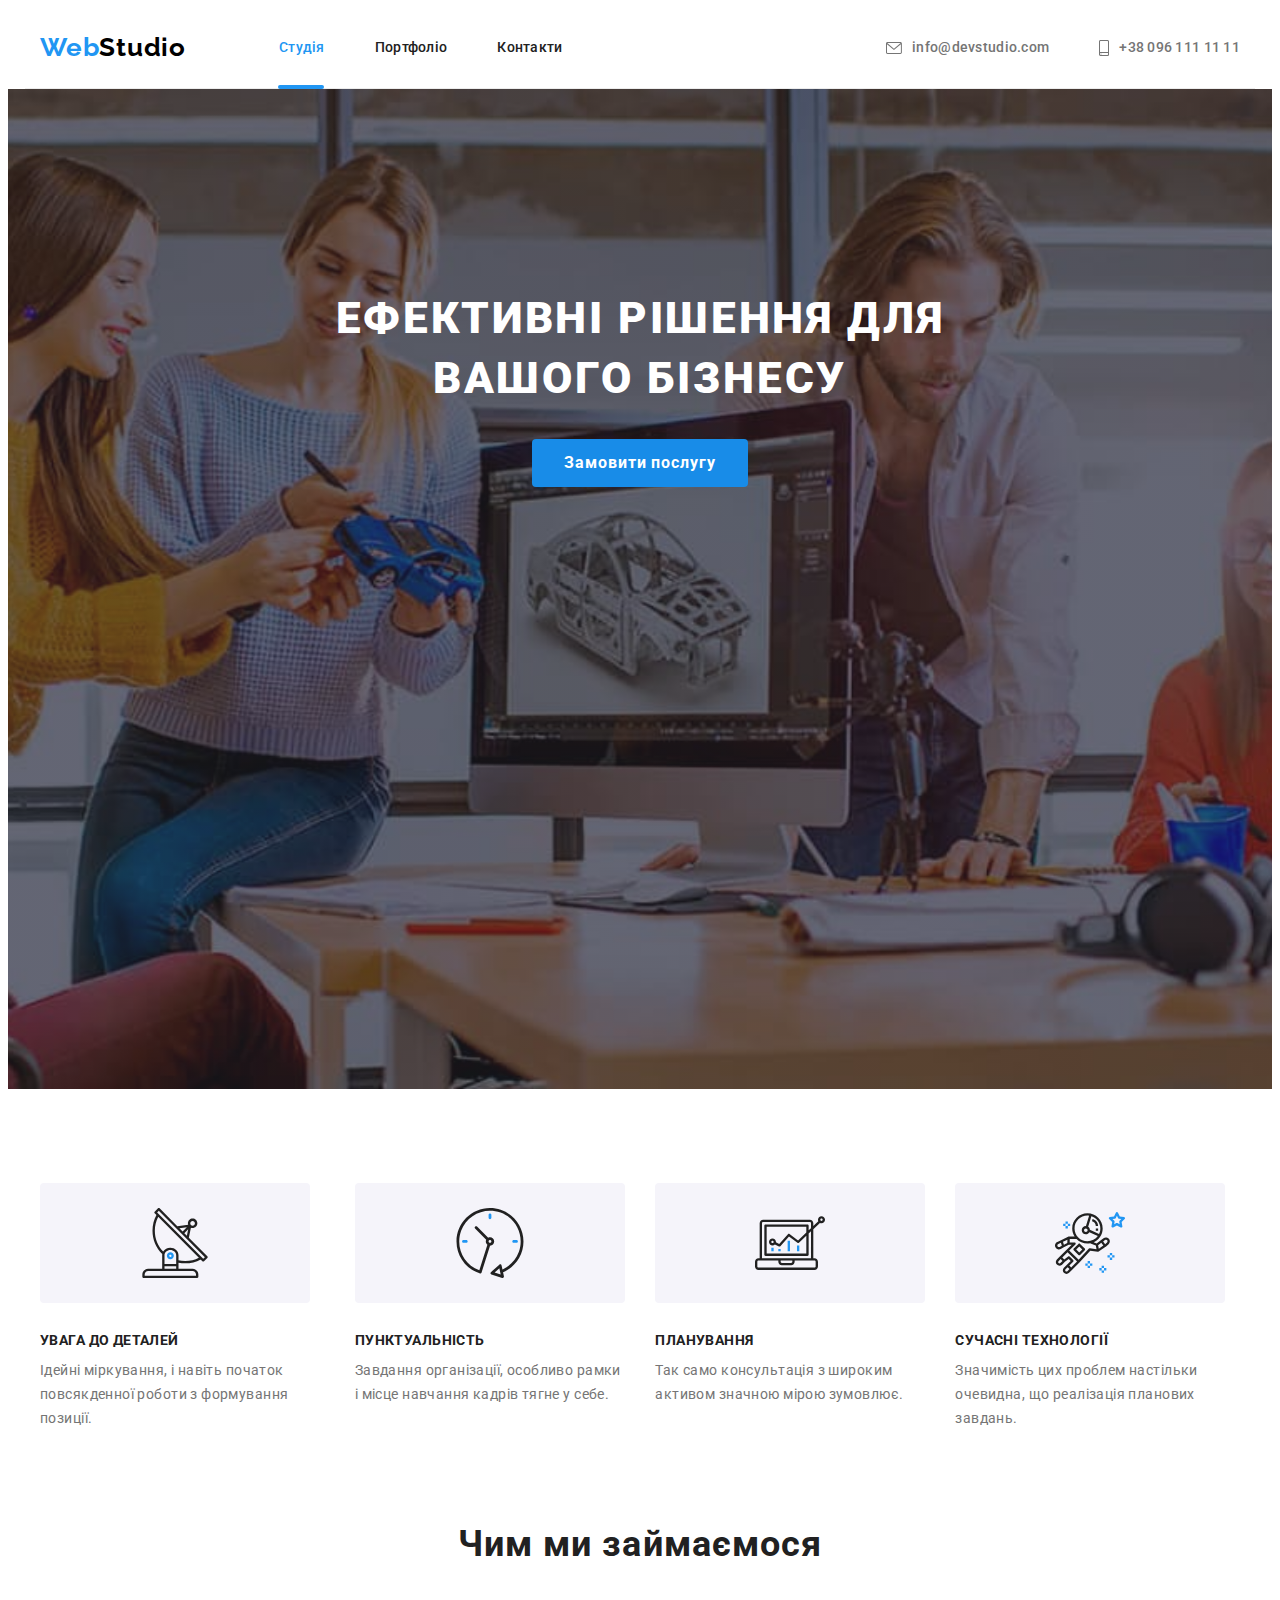
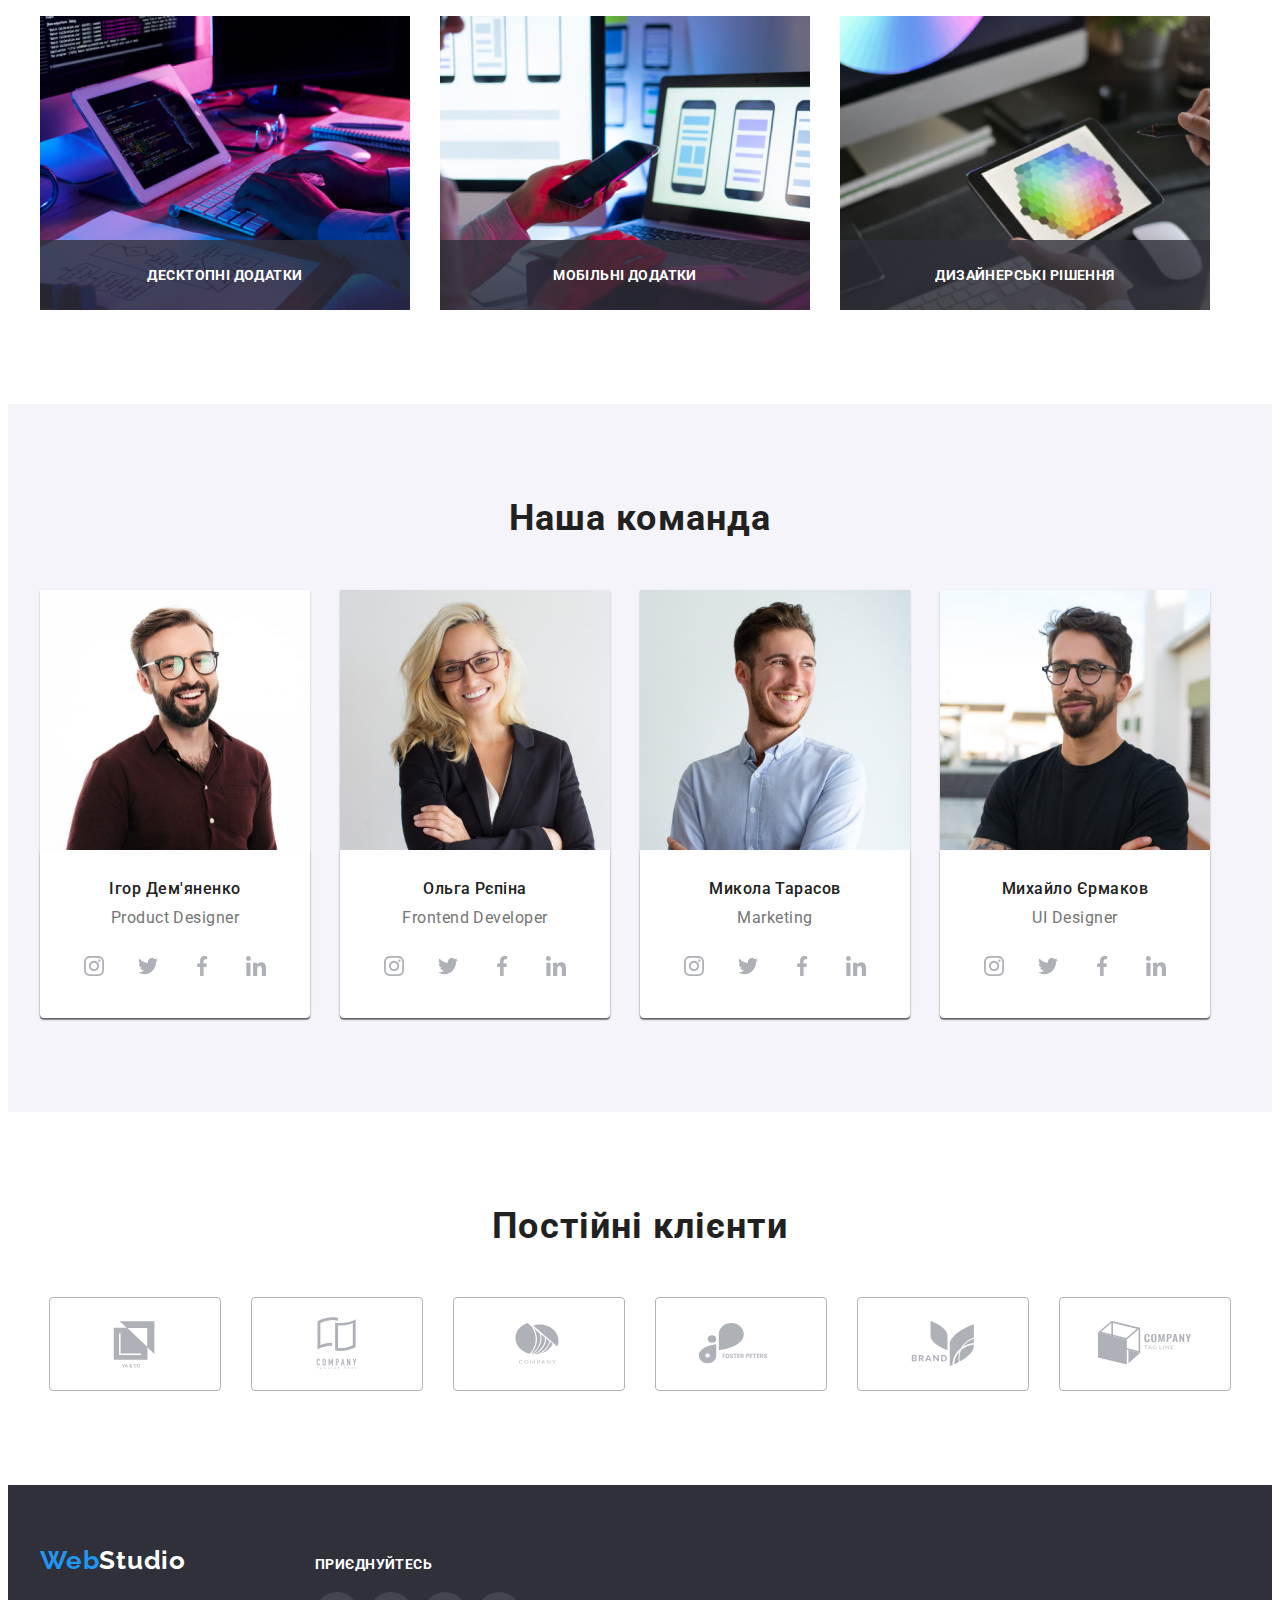
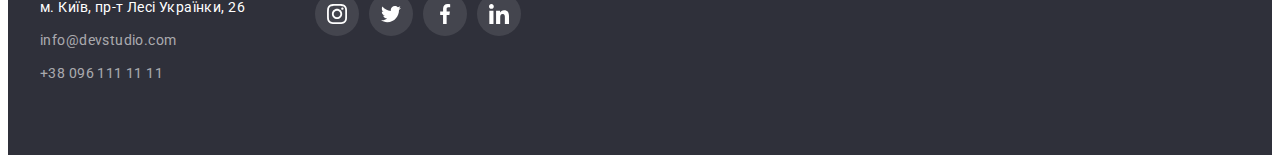
<file: index.html>
<!DOCTYPE html>
<html lang="en">

<head>
  <meta charset="UTF-8" />
  <meta http-equiv="X-UA-Compatible" content="IE=edge" />
  <meta name="viewport" content="width=device-width, initial-scale=1.0" />
  <title>WebStudio</title>
  <link rel="preconnect" href="https://fonts.googleapis.com">
  <link rel="preconnect" href="https://fonts.gstatic.com" crossorigin>
  <link href="https://fonts.googleapis.com/css2?family=Raleway:wght@700&family=Roboto:wght@400;500;700;900&display=swap"
    rel="stylesheet">
  <link rel="stylesheet" href="https://cdnjs.cloudflare.com/ajax/libs/modern-normalize/1.1.0/modern-normalize.min.css"
    integrity="sha512-wpPYUAdjBVSE4KJnH1VR1HeZfpl1ub8YT/NKx4PuQ5NmX2tKuGu6U/JRp5y+Y8XG2tV+wKQpNHVUX03MfMFn9Q=="
    crossorigin="anonymous" referrerpolicy="no-referrer" />


  <link rel="stylesheet" href="./css/style.css">
</head>

<body>
  <header class="header container">

    <div class="header-container heder-containers">
      <nav class="header-nav">
        <a class="header-logo link" href="./index.html">Web<span class="header-logo-accent">Studio</span></a>
        <ul class="header-list list">
          <li class="header-item">
            <a class="header-link current link" href="./index.html">Студія</a>
          </li>
          <li class="header-item">
            <a class="header-link link" href="./portfolio.html">Портфоліо</a>
          </li>
          <li class="header-item">
            <a class="header-link link" href="">Контакти</a>
          </li>
        </ul>
      </nav>
      <ul class="header-contact">
        <li class="contact-item">
          <a class="header-mailto link heder-mailto-icon" href="mailto:info@devstudio.com">
            <svg class="header-mailto-icon" width="16" height="12">

              <use href="./images/icons.svg#icon-envelope"></use>
            </svg>
            info@devstudio.com
          </a>
        </li>
        <li class="contact-item">
          <a class="header-tel link heder-tel-icon" href="tel:+380961111111">
            <svg class="header-tel-icon" width="10" height="16">
              <use href="./images/icons.svg#icon-smartphone"></use>
            </svg>
            +38 096 111 11 11
          </a>
        </li>
      </ul>
    </div>
  </header>
  <main>
    <section class="hero">
      <div class="container">
        <h1 class="hero-titl">Ефективні рішення для вашого бізнесу</h1>

        <button class="hero-button" data-modal-open type="button">Замовити послугу</button>
      </div>

    </section>

    <section class="aside">
      <div class="container">

        <h2 class="aside-titl visually-hidden">Особливості</h2>
        <ul class="aside-list list">

          <li class="aside-item">
            <div class="aside-container">
              <svg class="aside-icon" width="70" height="70">
                <use href="./images/icons.svg#icon-antenna"></use>
              </svg>
            </div>
            <h3 class="aside-caption link">Увага до деталей</h3>
            <p class="aside-tex">
              Ідейні міркування, і навіть початок повсякденної роботи з
              формування позиції.
            </p>
          </li>
          <li class="aside-item">
            <div class="aside-container">
              <svg class="aside-icon" width="70" height="70">
                <use href="./images/icons.svg#icon-clock"></use>
              </svg>
            </div>
            <h3 class="aside-caption link">Пунктуальність</h3>
            <p class="aside-tex">
              Завдання організації, особливо рамки і місце навчання кадрів тягне
              у себе.
            </p>
          </li>
          <li class="aside-item">
            <div class="aside-container">
              <svg class="aside-icon" width="70" height="70">
                <use href="./images/icons.svg#icon-diagram"></use>
              </svg>
            </div>
            <h3 class="aside-caption link">Планування</h3>
            <p class="aside-tex">
              Так само консультація з широким активом значною мірою зумовлює.
            </p>
          </li>
          <li class="aside-item">
            <div class="aside-container">
              <svg class="aside-icon" width="70" height="70">
                <use href="./images/icons.svg#icon-astronaut"></use>
              </svg>
            </div>
            <h3 class="aside-caption link">Сучасні технології</h3>
            <p class="aside-tex">
              Значимість цих проблем настільки очевидна, що реалізація планових
              завдань.
            </p>
          </li>
        </ul>
      </div>
    </section>
    <section class="work section">
      <div class="container">
        <h2 class="work-titl">Чим ми займаємося</h2>
        <ul class="work-list list">
          <li class="work-item link">
            <div class="work-block">
              <img class="work-img" src="./images/doing/img.print.jpg" alt="Людина працюе за компьютером" width="370" />
              <p class="work-text">Десктопні додатки</p>
            </div>
          </li>
          <li class="work-item link">
            <div class="work-block">
              <img class="work-img" src="./images/doing/img.phone.jpg" alt="Людина дивиться в телефон" width="370" />
              <p class="work-text">Мобільні додатки</p>
            </div>
          </li>
          <li class="work-item link">
            <div class="work-block">
              <img class="work-img" src="./images/doing/img.pen.jpg" alt="Людина працюе за планшетом" width="370" />
              <p class="work-text">Дизайнерські рішення</p>
            </div>
          </li>
        </ul>
      </div>

    </section>
    <section class="team">
      <div class="container">
        <h2 class="team-titl">Наша команда</h2>
        <ul class="team-list list">
          <li class="team-link link">
            <img class="team-img" src="./images/team/img.ProductDesigner.jpg" alt="Product Designer" width="270" />
            <div class="team-section">
              <h3 class="team-caption">Ігор Дем'яненко</h3>
              <p class="team-text">Product Designer</p>

              <ul class="team-icon-list">
                <li class="team-icon-item">
                  <a class="team-icon-link" href="">

                    <svg class="team-text-icon" width="20" height="20">
                      <use class="team-link-icon" href="./images/icons.svg#icon-instagram"></use>
                    </svg>
                  </a>
                </li>
                <li class="team-icon-item">
                  <a class="team-icon-link" href="">
                    <svg class="team-text-icon" width="20" height="20">
                      <use href="./images/icons.svg#icon-twitter"></use>
                    </svg>
                  </a>
                </li>
                <li class="team-icon-item">
                  <a class="team-icon-link" href="">
                    <svg class="team-text-icon" width="20" height="20">
                      <use href="./images/icons.svg#icon-facebook"></use>
                    </svg>
                  </a>
                </li>
                <li class="team-icon-item">
                  <a class="team-icon-link" href="">
                    <svg class="team-text-icon" width="20" height="20">
                      <use href="./images/icons.svg#icon-linkedin"></use>
                    </svg>
                  </a>
                </li>
              </ul>

            </div>
          </li>
          <li class="team-link link">
            <img class="team-img" src="./images/team/img.FrontendDeveloper.jpg" alt="Frontend Developer" width="270" />
            <div class="team-section">
              <h3 class="team-caption">Ольга Рєпіна</h3>
              <p class="team-text">Frontend Developer</p>

              <ul class="team-icon-list">
                <li class="team-icon-item">
                  <a class="team-icon-link" href="">
                    <svg class="team-text-icon" width="20" height="20">
                      <use class="team-link-icon" href="./images/icons.svg#icon-instagram"></use>
                    </svg>
                  </a>
                </li>
                <li class="team-icon-item">
                  <a class="team-icon-link" href="">
                    <svg class="team-text-icon" width="20" height="20">
                      <use href="./images/icons.svg#icon-twitter"></use>
                    </svg>
                  </a>
                </li>
                <li class="team-icon-item">
                  <a class="team-icon-link" href="">
                    <svg class="team-text-icon" width="20" height="20">
                      <use href="./images/icons.svg#icon-facebook"></use>
                    </svg>
                  </a>
                </li>
                <li class="team-icon-item">
                  <a class="team-icon-link" href="">
                    <svg class="team-text-icon" width="20" height="20">
                      <use href="./images/icons.svg#icon-linkedin"></use>
                    </svg>
                  </a>
                </li>
              </ul>

            </div>
          </li>
          <li class="team-link link">
            <img class="team-img" src="./images/team/img.Marketing.jpg" alt="Marketing" width="270" />
            <div class="team-section">
              <h3 class="team-caption">Микола Тарасов</h3>
              <p class="team-text">Marketing</p>

              <ul class="team-icon-list">
                <li class="team-icon-item">
                  <a class="team-icon-link" href="">

                    <svg class="team-text-icon" width="20" height="20">
                      <use class="team-link-icon" href="./images/icons.svg#icon-instagram"></use>
                    </svg>
                  </a>
                </li>
                <li class="team-icon-item">
                  <a class="team-icon-link" href="">
                    <svg class="team-text-icon" width="20" height="20">
                      <use href="./images/icons.svg#icon-twitter"></use>
                    </svg>
                  </a>
                </li>
                <li class="team-icon-item">
                  <a class="team-icon-link" href="">
                    <svg class="team-text-icon" width="20" height="20">
                      <use href="./images/icons.svg#icon-facebook"></use>
                    </svg>
                  </a>
                </li>
                <li class="team-icon-item">
                  <a class="team-icon-link" href="">
                    <svg class="team-text-icon" width="20" height="20">
                      <use href="./images/icons.svg#icon-linkedin"></use>
                    </svg>
                  </a>
                </li>
              </ul>
            </div>
          </li>
          <li class="team-link link">
            <img class="team-img" src="./images/team/img.UIDesigner.jpg" alt="UI Designer" width="270" />
            <div class="team-section">
              <h3 class="team-caption">Михайло Єрмаков</h3>
              <p class="team-text">UI Designer</p>

              <ul class="team-icon-list">
                <li class="team-icon-item">
                  <a class="team-icon-link" href="">

                    <svg class="team-text-icon" width="20" height="20">
                      <use class="team-link-icon" href="./images/icons.svg#icon-instagram"></use>
                    </svg>
                  </a>
                </li>
                <li class="team-icon-item">
                  <a class="team-icon-link" href="">
                    <svg class="team-text-icon" width="20" height="20">
                      <use href="./images/icons.svg#icon-twitter"></use>
                    </svg>
                  </a>
                </li>
                <li class="team-icon-item">
                  <a class="team-icon-link" href="">
                    <svg class="team-text-icon" width="20" height="20">
                      <use href="./images/icons.svg#icon-facebook"></use>
                    </svg>
                  </a>
                </li>
                <li class="team-icon-item">
                  <a class="team-icon-link" href="">
                    <svg class="team-text-icon" width="20" height="20">
                      <use href="./images/icons.svg#icon-linkedin"></use>
                    </svg>
                  </a>
                </li>
              </ul>

            </div>
          </li>
        </ul>
      </div>
    </section>
    <section class="client-section">
      <div class="container">
        <h2 class="client-titl">Постійні клієнти</h2>
        <ul class="client-list">
          <li class="client-item">
            <a class="client-link" href="#">
              <svg class="client-icon" width="106" height="60">
                <use href="./images/icons.svg#icon-Logo"></use>
              </svg>
            </a>
          </li>
          <li class="client-item">
            <a class="client-link" href="#">
              <svg class="client-icon" width="106" height="60">
                <use href="./images/icons.svg#icon-Logo-1"></use>
              </svg>
            </a>
          </li>
          <li class="client-item">
            <a class="client-link" href="#">
              <svg class="client-icon" width="106" height="60">
                <use href="./images/icons.svg#icon-Logo-2"></use>
              </svg>
            </a>
          </li>
          <li class="client-item">
            <a class="client-link" href="">
              <svg class="client-icon" width="106" height="60">
                <use href="./images/icons.svg#icon-Logo-3"></use>
              </svg>
            </a>
          </li>
          <li class="client-item">
            <a class="client-link" href="">
              <svg class="client-icon" width="106" height="60">
                <use href="./images/icons.svg#icon-Logo-4"></use>
              </svg>
            </a>
          </li>
          <li class="client-item">
            <a class="client-link" href="">
              <svg class="client-icon" width="106" height="60">
                <use href="./images/icons.svg#icon-Logo-5"></use>
              </svg>
            </a>
          </li>
        </ul>

      </div>
    </section>

  </main>

  <footer class="footer">
    <div class="container footer-containers">
      <div class="footer-logo-container">
        <a class="footer-logo link" href="./index.html"> Web<span class="header-logo-white">Studio</span></a>
        <address class="footer-address">
          <ul class="footer-list list">
            <li class="footer-item">
              <a class="footer-map link"
                href="https://www.google.com/maps/d/u/0/viewer?mid=10uSM3H-mIU3GznYo2szRIEphczw&hl=en_US&ll=50.42732700000001%2C30.538092&z=17"
                target="_blank" rel="noreferrer noopener">м. Київ, пр-т Лесі Українки, 26</a>
            </li>
            <li class="footer-item">
              <a class="footer-mailto link" href="mailto:info@devstudio.com">info@devstudio.com</a>
            </li>
            <li class="footer-item">
              <a class="footer-tel link" href="tel:+380961111111">+38 096 111 11 11</a>
            </li>
          </ul>
        </address>
      </div>

      <div class="footer-container">
        <h2 class="footer-container-titl">приєднуйтесь</h2>
        <ul class="footer-container-list">
          <li class="footer-container-item">
            <a class="footer-container-link" href="">
              <svg class="footer-container-icon" width="20" height="20">
                <use href="./images/icons.svg#icon-instagram"></use>
              </svg>
            </a>
          </li>
          <li class="footer-container-item">
            <a class="footer-container-link" href="">
              <svg class="footer-container-icon" width="20" height="20">
                <use href="./images/icons.svg#icon-twitter"></use>
              </svg>
            </a>
          </li>
          <li class="footer-container-item">
            <a class="footer-container-link" href="">
              <svg class="footer-container-icon" width="20" height="20">
                <use href="./images/icons.svg#icon-facebook"></use>
              </svg>
            </a>
          </li>
          <li class="footer-container-item">
            <a class="footer-container-link" href="">
              <svg class="footer-container-icon" width="20" height="20">
                <use href="./images/icons.svg#icon-linkedin"></use>
              </svg>
            </a>
          </li>
        </ul>
      </div>
    </div>
  </footer>
  <div class="backdrop is-hidden" data-modal>
    <div class="modal">
      <button type="button" class="btn" data-modal-close>
        <svg class="modal-close" width="18" height="18">
          <use href="./images/icons.svg#icon-close-black">
          </use>
        </svg>
      </button>
    </div>
  </div>
  <script src="./js/modal.js"></script>
</body>

</html>
</file>
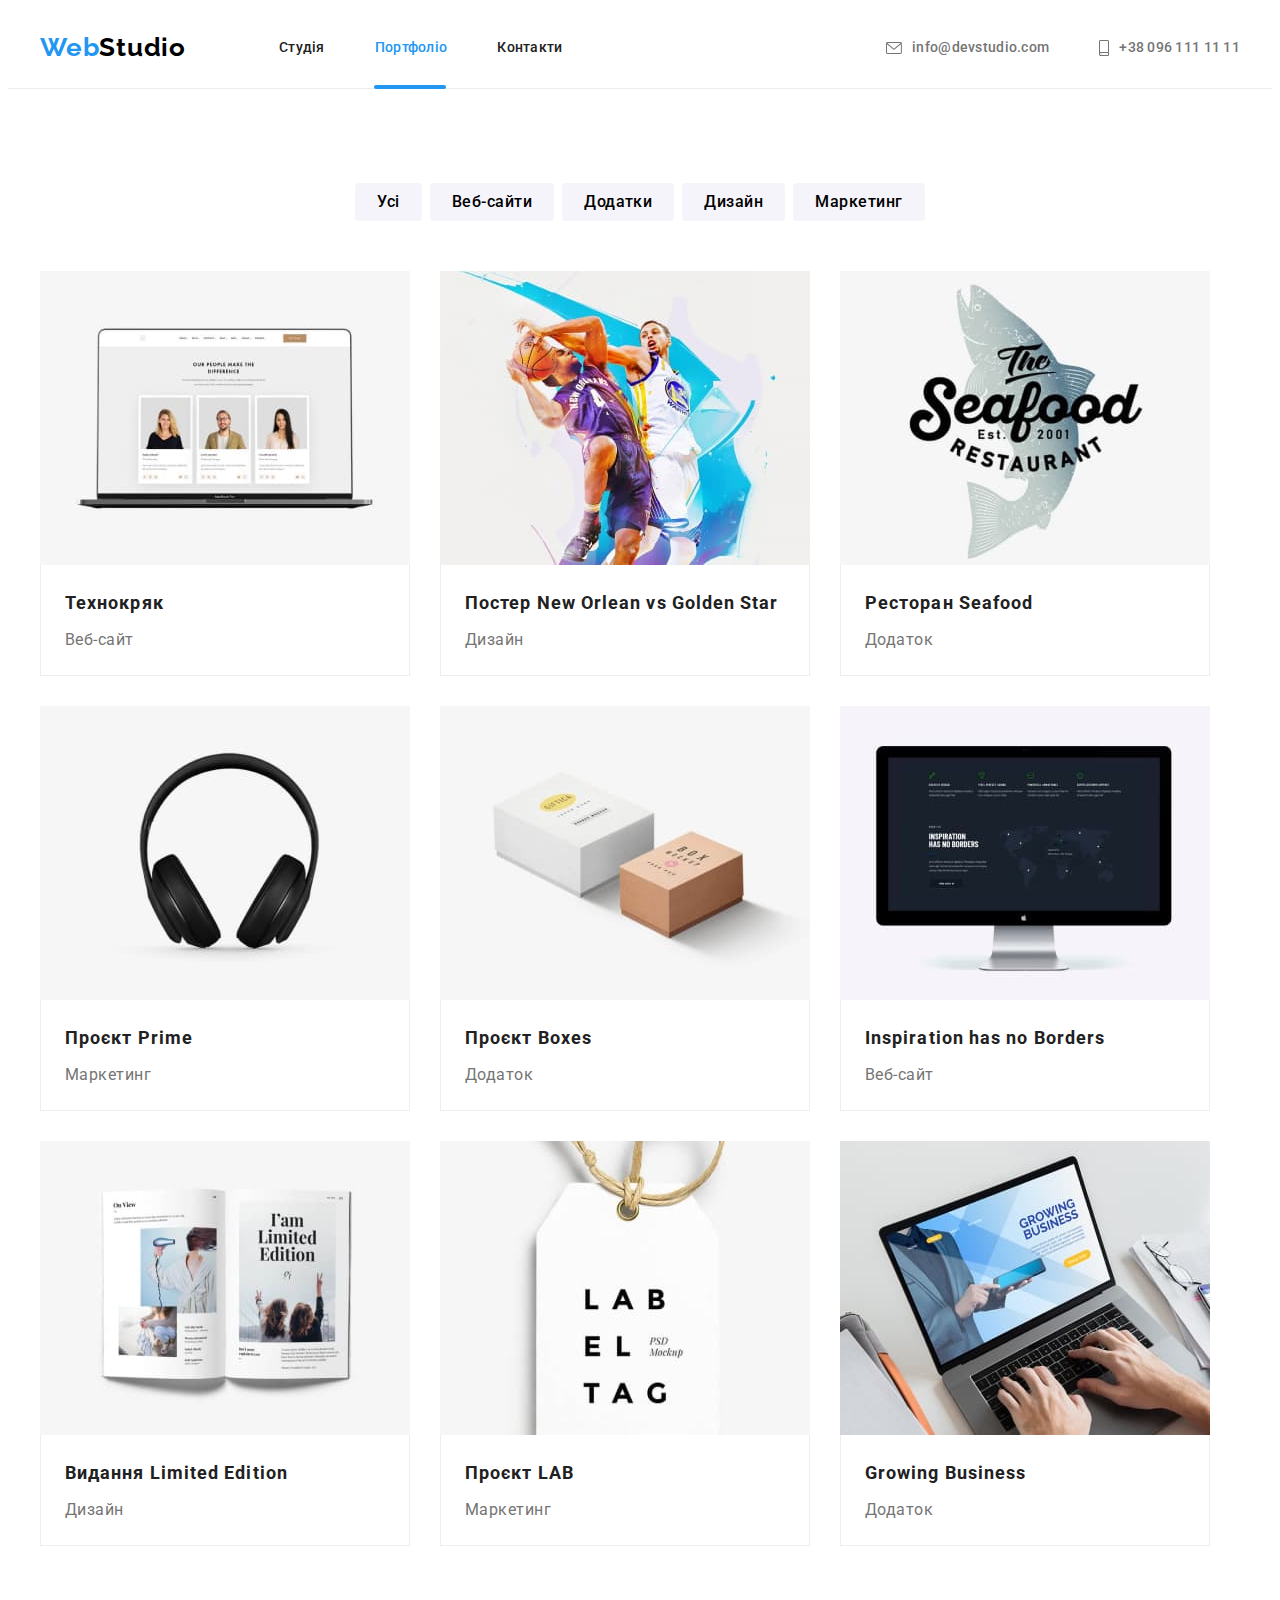
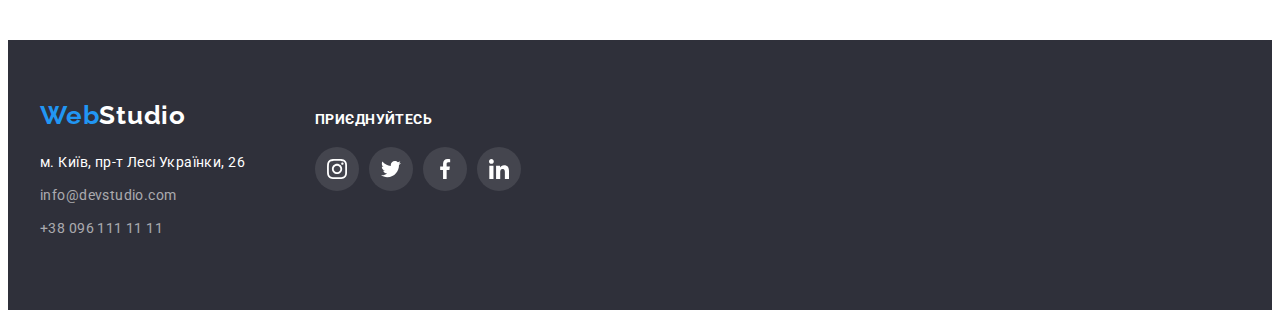
<file: portfolio.html>
<!DOCTYPE html>
<html lang="en">

<head>
    <meta charset="UTF-8" />
    <meta http-equiv="X-UA-Compatible" content="IE=edge" />
    <meta name="viewport" content="width=device-width, initial-scale=1.0" />
    <title>WebStudio</title>
    <link rel="preconnect" href="https://fonts.googleapis.com">
    <link rel="preconnect" href="https://fonts.gstatic.com" crossorigin>
    <link
        href="https://fonts.googleapis.com/css2?family=Raleway:wght@700&family=Roboto:wght@400;500;700;900&display=swap"
        rel="stylesheet">

    <link rel="stylesheet" href="https://cdnjs.cloudflare.com/ajax/libs/modern-normalize/1.1.0/modern-normalize.min.css"
        integrity="sha512-wpPYUAdjBVSE4KJnH1VR1HeZfpl1ub8YT/NKx4PuQ5NmX2tKuGu6U/JRp5y+Y8XG2tV+wKQpNHVUX03MfMFn9Q=="
        crossorigin="anonymous" referrerpolicy="no-referrer" />

    <link rel="stylesheet" href="./css/style.css">
</head>

<body>
    <header class="header">

        <div class="header-container container">
            <nav class="header-nav">
                <a class="header-logo link" href="./index.html">Web<span class="header-logo-accent">Studio</span></a>
                <ul class="header-list list">
                    <li class="header-item">
                        <a class="header-link  link" href="./index.html">Студія</a>
                    </li>
                    <li class="header-item">
                        <a class="header-link current link" href="./portfolio.html">Портфоліо</a>
                    </li>
                    <li class="header-item">
                        <a class="header-link link" href="">Контакти</a>
                    </li>
                </ul>
            </nav>
            <ul class="header-contact">
                <li class="contact-item">
                    <a class="header-mailto link heder-mailto-icon" href="mailto:info@devstudio.com">
                        <svg class="header-mailto-icon" width="16" height="12">

                            <use href="./images/icons.svg#icon-envelope"></use>
                        </svg>
                        info@devstudio.com
                    </a>
                </li>
                <li class="contact-item">
                    <a class="header-tel link heder-tel-icon" href="tel:+380961111111">
                        <svg class="header-tel-icon" width="10" height="16">
                            <use href="./images/icons.svg#icon-smartphone"></use>
                        </svg>
                        +38 096 111 11 11
                    </a>
                </li>
            </ul>
        </div>
    </header>
    <main>
        <section class="buttons section">
            <div class="container">
                <h1 class="button-section visually-hidden">Секція кнопок</h1>
                <ul class="button-list list">
                    <li class="button-item">
                        <button class="button-link link" type="button">Усі</button>
                    </li>
                    <li class="button-item">
                        <button class="button-link link" type="button">Веб-сайти</button>
                    </li>
                    <li class="button-item">
                        <button class="button-link link" type="button">Додатки</button>
                    </li>
                    <li class="button-item">
                        <button class="button-link link" type="button">Дизайн</button>
                    </li>
                    <li class="button-item">
                        <button class="button-link link" type="button">Маркетинг</button>
                    </li>
                </ul>

                <ul class="foto-list list">
                    <li class="foto-item">
                        <a class="foto-link link" href="">
                            <div class="foto-open-block">
                                <img src="./images/portfolio/web.jpg" alt="laptop" width="370" height="294">
                                <p class="foto-open">
                                    Ресурс пропонує комплексні пропозиції з різним рівнем функціоналу
                                    та сервісів.
                                    Все це дозволить відвідувачу отримати
                                    вичерпні відомості про компанію чи приватну особу.
                                </p>
                            </div>

                            <div class="foto-section">
                                <h2 class="foto-caption">Технокряк</h2>
                                <p class="foto-text">Веб-сайт</p>
                            </div>

                        </a>
                    </li>
                    <li class="foto-item">
                        <a class="foto-link link" href="">
                            <div class="foto-open-block">
                                <img src="./images/portfolio/Orlean.jpg" alt="two basketball players" width="370">
                                <p class="foto-open">
                                    Ресурс пропонує комплексні пропозиції з різним рівнем функціоналу
                                    та сервісів.
                                    Все це дозволить відвідувачу отримати
                                    вичерпні відомості про компанію чи приватну особу.
                                </p>
                            </div>
                            <div class="foto-section">
                                <h2 class="foto-caption">Постер New Orlean vs Golden Star</h2>
                                <p class="foto-text">Дизайн</p>
                            </div>
                        </a>
                    </li>
                    <li class="foto-item">
                        <a class="foto-link link" href="">
                            <div class="foto-open-block">
                                <img src="./images/portfolio/Seafood.jpg" alt="fish logo" width="370">
                                <p class="foto-open">
                                    Ресурс пропонує комплексні пропозиції з різним рівнем функціоналу
                                    та сервісів.
                                    Все це дозволить відвідувачу отримати
                                    вичерпні відомості про компанію чи приватну особу.
                                </p>
                            </div>
                            <div class="foto-section">
                                <h2 class="foto-caption">Ресторан Seafood</h2>
                                <p class="foto-text">Додаток</p>
                            </div>
                        </a>
                    </li>
                    <li class="foto-item">
                        <a class="foto-link link" href="">
                            <div class="foto-open-block">
                                <img src="./images/portfolio/Prime.jpg" alt="headphones" width="370">
                                <p class="foto-open">
                                    Ресурс пропонує комплексні пропозиції з різним рівнем функціоналу
                                    та сервісів.
                                    Все це дозволить відвідувачу отримати
                                    вичерпні відомості про компанію чи приватну особу.
                                </p>
                            </div>
                            <div class="foto-section">
                                <h2 class="foto-caption">Проєкт Prime</h2>
                                <p class="foto-text">Маркетинг</p>
                            </div>
                        </a>
                    </li>
                    <li class="foto-item">
                        <a class="foto-link link" href="">
                            <div class="foto-open-block">
                                <img src="./images/portfolio/Boxes.jpg" alt="two drawers" width="370">
                                <p class="foto-open">
                                    Ресурс пропонує комплексні пропозиції з різним рівнем функціоналу
                                    та сервісів.
                                    Все це дозволить відвідувачу отримати
                                    вичерпні відомості про компанію чи приватну особу.
                                </p>
                            </div>
                            <div class="foto-section">
                                <h2 class="foto-caption">Проєкт Boxes</h2>
                                <p class="foto-text">Додаток</p>
                            </div>
                        </a>
                    </li>
                    <li class="foto-item">
                        <a class="foto-link link" href="">
                            <div class="foto-open-block">
                                <img src="./images/portfolio/Inspiration.jpg" alt="monitor" width="370">
                                <p class="foto-open">
                                    Ресурс пропонує комплексні пропозиції з різним рівнем функціоналу
                                    та сервісів.
                                    Все це дозволить відвідувачу отримати
                                    вичерпні відомості про компанію чи приватну особу.
                                </p>
                            </div>
                            <div class="foto-section">
                                <h2 class="foto-caption">Inspiration has no Borders</h2>
                                <p class="foto-text">Веб-сайт</p>
                            </div>
                        </a>
                    </li>
                    <li class="foto-item">
                        <a class="foto-link link" href="">
                            <div class="foto-open-block">
                                <img src="./images/portfolio/Limited.jpg" alt="book" width="370">
                                <p class="foto-open">
                                    Ресурс пропонує комплексні пропозиції з різним рівнем функціоналу
                                    та сервісів.
                                    Все це дозволить відвідувачу отримати
                                    вичерпні відомості про компанію чи приватну особу.
                                </p>
                            </div>
                            <div class="foto-section">
                                <h2 class="foto-caption">Видання Limited Edition</h2>
                                <p class="foto-text">Дизайн</p>
                            </div>
                        </a>
                    </li>
                    <li class="foto-item">
                        <a class="foto-link link" href="">
                            <div class="foto-open-block">
                                <img src="./images/portfolio/lab.jpg" alt="label" width="370">
                                <p class="foto-open">
                                    Ресурс пропонує комплексні пропозиції з різним рівнем функціоналу
                                    та сервісів.
                                    Все це дозволить відвідувачу отримати
                                    вичерпні відомості про компанію чи приватну особу.
                                </p>
                            </div>
                            <div class="foto-section">
                                <h2 class="foto-caption">Проєкт LAB</h2>
                                <p class="foto-text">Маркетинг</p>
                            </div>
                        </a>
                    </li>
                    <li class="foto-item">
                        <a class="foto-link link" href="">
                            <div class="foto-open-block">
                                <img src="./images/portfolio/Growing.jpg" alt="man typing on laptop" width="370">
                                <p class="foto-open">
                                    Ресурс пропонує комплексні пропозиції з різним рівнем функціоналу
                                    та сервісів.
                                    Все це дозволить відвідувачу отримати
                                    вичерпні відомості про компанію чи приватну особу.
                                </p>
                            </div>
                            <div class="foto-section">
                                <h2 class="foto-caption">Growing Business</h2>
                                <p class="foto-text">Додаток</p>
                            </div>
                        </a>
                    </li>
                </ul>
            </div>

        </section>
    </main>

    <footer class="footer">
        <div class="container footer-containers">
            <div class="footer-logo-container">
                <a class="footer-logo link" href="./index.html"> Web<span class="header-logo-white">Studio</span></a>
                <address class="footer-address">
                    <ul class="footer-list list">
                        <li class="footer-item">
                            <a class="footer-map link"
                                href="https://www.google.com/maps/d/u/0/viewer?mid=10uSM3H-mIU3GznYo2szRIEphczw&hl=en_US&ll=50.42732700000001%2C30.538092&z=17"
                                target="_blank" rel="noreferrer noopener">м. Київ, пр-т Лесі Українки, 26</a>
                        </li>
                        <li class="footer-item">
                            <a class="footer-mailto link" href="mailto:info@devstudio.com">info@devstudio.com</a>
                        </li>
                        <li class="footer-item">
                            <a class="footer-tel link" href="tel:+380961111111">+38 096 111 11 11</a>
                        </li>
                    </ul>
                </address>
            </div>

            <div class="footer-container">
                <h2 class="footer-container-titl">приєднуйтесь</h2>
                <ul class="footer-container-list">
                    <li class="footer-conrainer-item">
                        <a class="footer-container-link" href="">
                            <svg class="footer-container-icon" width="20" height="20">
                                <use href="./images/icons.svg#icon-instagram"></use>
                            </svg>
                        </a>
                    </li>
                    <li class="footer-conrainer-item">
                        <a class="footer-container-link" href="">
                            <svg class="footer-container-icon" width="20" height="20">
                                <use href="./images/icons.svg#icon-twitter"></use>
                            </svg>
                        </a>
                    </li>
                    <li class="footer-conrainer-item">
                        <a class="footer-container-link" href="">
                            <svg class="footer-container-icon" width="20" height="20">
                                <use href="./images/icons.svg#icon-facebook"></use>
                            </svg>
                        </a>
                    </li>
                    <li class="footer-conrainer-item">
                        <a class="footer-container-link" href="">
                            <svg class="footer-container-icon" width="20" height="20">
                                <use href="./images/icons.svg#icon-linkedin"></use>
                            </svg>
                        </a>
                    </li>
                </ul>
            </div>
        </div>
    </footer>
    <script src="./js/modal.js"></script>

</body>

</html>
</file>
<file: css/style.css>
:root{
--main-color:#212121;
--accent-color:#2196F3;
--fons-color:#FFFFFF;
--background-button:#188CE8;
--background-grey: #757575;
--background-image: #EEEEEE;
--background-black: #000000;
--background-clip: #F5F4FA;
--background-silver: #FFFFFF99;
--background-coal: #2F303A;
--background-pearl: #ECECEC;

}
 

    
p,
h1,
h2,
h3,
h4,
h5,
h6 {
    margin: 0;
}

ul,ol {
    margin: 0;
    padding-left: 0;
    list-style: none;
}
button {
    display: block;
    cursor: pointer;
    text-decoration: none;
    border: none;
    border-radius: 4px;
}

address {
    font-style: normal;
}
img {
    display: block;
    max-width: 100%;
    height: auto;
}
body {
    font-family: 'Roboto',sans-serif; 
    color: #212121;
    background-color:var(--fons-color);
    font-size: 14px;
    letter-spacing: 0.03em;
}
.section {
    padding-top: 94px;
    padding-bottom: 94px;
}
.list {
    list-style: none;
    padding-left: 0;
    margin: 0;
}
.link {
    text-decoration: none;
    color: inherit;
}
.visually-hidden {
    position: absolute;
    width: 1px;
    height: 1px;
    margin: -1px;
    border: 0;
    padding: 0;

    white-space: nowrap;
    clip-path: inset(100%);
    clip: rect(0 0 0 0);
    overflow: hidden;
}

.list {
    list-style: none;
}

.link {
    text-decoration: none;
}

.container {
width: 1200px;
padding-left: 15px;
padding-right: 15px; 
margin: 0 auto;
 /* outline: 2px solid red;  */
}

/* -------------header-------------- */
.heder-containers {
    display: flex;
}
.header {
    border-bottom: 1px solid #ECECEC;
}
.header-container{
    display: flex;
    align-items: center;
}
.heder.container {
    display: flex;
    align-items: center;
}
.header-nav {
display: flex;
}
.header-list{
    display: flex;
}
.header-item{
    margin-right: 50px;
    /* outline: 1px solid red; */
}

.header-item:last-child{
margin-right: 0;
}

.header-logo,
.header-logo :focus {
    padding-top: 24px;
    padding-bottom: 25px;
    margin-right: 93px;
    display: block;
    
font-family: Raleway,sans-serif;
    font-weight: 700;
    font-size: 26px;
    line-height: 1.19;
    letter-spacing: 0.03em;

    color: var(--accent-color);

   
}
.header-logo-accent{

    color: #000;
}
/* cubic-bezier(0.4, 0, 0.2, 1) */
.header-link{
        display: block;
        padding-top: 32px;
        padding-bottom: 32px;
        
        position: relative;

        font-weight: 500;
        font-size: 14px;
        line-height: 1.14;
        letter-spacing: 0.02em;
    
        color: #212121;
        transition: color 250ms cubic-bezier(0.4, 0, 0.2, 1);
}

.current::after {
content: "";
position: absolute;
bottom: 0;
left: 0;
display: block;
width: 100%;
height: 4px;
background: var(--accent-color);
border-radius: 2px;
margin: -1px;
}

.header-link:hover,
.header-link:focus{
    color: var(--accent-color)
 }


 .header-link.current {
     color:var(--accent-color)

 }
 .header-contact{
display: flex;

margin-left: auto;



 }
.contact-item {
   
  margin-right: 50px;
}
 .contact-item:last-child{
    margin-right: 0px;
} 
.heder-mailto-icon,
.heder-tel-icon {
    fill: currentColor;

}

.header-mailto,
.header-tel{
    
    display:flex;
    align-items: center;
    gap: 10px;
    padding-top: 32px;
    padding-bottom: 32px;
transition: color 250ms cubic-bezier(0.4, 0, 0.2, 1);
        font-weight: 500;
        font-size: 14px;
        line-height: 1.14;
        letter-spacing: 0.02em;
         
        color: #757575;
}
.header-mailto:hover,
.header-tel:hover,
.header-mailto:focus,
.header-tel:focus{
    color: var(--accent-color)
}


/* --------------hero------------ */
.hero{
    
padding-top: 200px;
padding-bottom: 200px;
text-align: center;
max-width: 1600px;
height: 600px;

    background: #2F303A; 
   
    background-image:linear-gradient(rgba(47, 48, 58, 0.4),rgba(47, 48, 58, 0.4)), url(../images/hero.img/hero.img.jpg);
    background-repeat: no-repeat;
    background-position: center;
    background-size: cover;
    margin: 0 auto;
}

.hero-titl{
  max-width: 696px;
  margin: 0 auto;
  margin-bottom: 30px;
    
    font-weight: 900;
    font-size: 44px;
    line-height: 1.36;
    letter-spacing: 0.06em;
    text-transform: uppercase;
    
    color:var(--fons-color)
}

.hero-button{

    display: block;
    margin: 0 auto;
    padding-top: 10px;
    padding-bottom: 10px;
    padding-right: 32px;
    padding-left: 32px;
    min-width: 216px;
    border-radius: 4px;
    border: none;

    font-family: inherit;
    font-weight: 700;
    font-size: 16px;
    line-height: 1.8;
    letter-spacing: 0.06em;
    color: var(--fons-color);
    background-color: var(--background-button);
    cursor: pointer;
}
.hero-button{
    
}


/* -------------aside--------- */
.aside {
    padding:  94px 0;

}
.aside-container {
    display: flex;
    flex-wrap: wrap;
    align-content: center;
    justify-content: center;
    margin-bottom: 30px;

    
    width: 270px;
    height: 120px;
    background-repeat: no-repeat;
    background-position: center;
    
    background: #F5F4FA;

    border-radius: 4px;
}
.aside-icon{
   




    
}
.aside-list{
    display: flex;
    gap: 30px;
   
    
}
.aside-item {

}
.aside-caption{
text-transform: uppercase;
margin-bottom: 10px;
        font-weight: 700;
        font-size: 14px;
        line-height: 1.14;
        letter-spacing: 0.03em;
    
        color: #212121;

}
 .aside-tex{
        line-height: 1.7;
        color: #757575;

 }
 /* ------------work------------- */
.work{
padding-top: 0;
}
 .work-titl{
    text-align: center;
    margin-bottom: 50px;
    
        font-weight: 700;
        font-size: 36px;
        line-height: 1.16;
        letter-spacing: 0.03em;
    
        color: #212121;
 }
.work-list{
display: flex;

gap: 30px;
}
.work-item{


}

.work-img{

}
.work-block {
    position: relative;
}
.work-text {
        
        position: absolute;
        width: 100%;
        height: 70px;
        font-weight: 700;
        bottom: 0;
        letter-spacing: 0.03em;
        text-transform: uppercase;
        display: flex;
        align-items: center;
        justify-content: center;      
        color: var(--fons-color);
        background-color: rgba(47, 48, 58, 0.8);
}

 /* --------team------------- */
 .team{
    background-color: #F5F4FA;
    padding: 94px 0;
 }
 .team-titl{
        text-align: center;
        padding-bottom: 50px;
        font-weight: 700;
        font-size: 36px;
        line-height: 1.16;
        letter-spacing: 0.03em;
    
        color: #212121;
 
}

.team-list{

display: flex;
gap: 30px;
}
.team-link{
    
background: #FFFFFF;

    box-shadow: 0px 1px 3px rgba(0, 0, 0, 0.12), 0px 1px 1px rgba(0, 0, 0, 0.14), 0px 2px 1px rgba(0, 0, 0, 0.2);
    border-radius: 0px 0px 4px 4px;
}
.team-img{

}
.team-section {
   
    padding-top: 30px;
    padding-bottom: 30px;
    box-shadow: 0px 1px 3px rgba(0, 0, 0, 0.12), 0px 1px 1px rgba(0, 0, 0, 0.14), 0px 2px 1px rgba(0, 0, 0, 0.2);
    border-radius: 0px 0px 4px 4px;
}
.team-caption{
    
    text-align: center;
    font-weight: 500;
        font-size: 16px;
        line-height: 1.18;
        letter-spacing: 0.03em;
    
        color: #212121;
  }

  .team-text{
    margin-top: 10px;
    text-align: center;
    transition: color 250ms linear;
        font-size: 16px;
        line-height: 1.18;
        letter-spacing: 0.03em;
    
        color: #757575;
        

  }
  /* -----------ICON TEAM -----------------*/
 .team-icon-list {

    display: flex;
    justify-content: center;
    margin-top: 16px;
    gap: 10px;
 }

 .team-icon-item {
    
 }

 .team-icon-link {
 width: 44px;
 height: 44px;
 border-radius: 50%;
 
 transition: color 250ms cubic-bezier(0.4, 0, 0.2, 1), background-color 250ms cubic-bezier(0.4, 0, 0.2, 1); 
 display: flex;
 align-items: center;
 justify-content: center;
 color:#AFB1B8 ;
 }
 

 
 .team-icon-link{
    fill: currentColor;
 }

 .team-icon-link:hover,
 .team-icon-link:focus {
background-color:var(--accent-color);
color: var(--fons-color);
 }

  .team-link-icon:hover {
    
      fill: var(--background-clip);
      
  }
  

/* --------------CLIENT------------ */
.client-section{
    padding: 94px 0;
}
.client-titl {
    font-weight: 700;
        font-size: 36px;
        line-height: 1.16;
        text-align: center;
        margin-bottom: 50px;
        letter-spacing: 0.03em;
    
        color: #212121;
}

.client-list {
display: flex;
justify-content: center;
gap: 30px;

}

.client-item {

}

.client-link {
    width: 170px;
    height: 92px;
    display: flex;
    align-items: center;
    justify-content: center;
    color: #AFB1B8;
    border: 1px solid #AFB1B8;
    border-radius: 4px;

    transition: color 250ms cubic-bezier(0.4, 0, 0.2, 1),border-color 250ms cubic-bezier(0.4, 0, 0.2, 1);
    
}

.client-link:hover,
.client-link:focus {
border-color:  var(--accent-color);
color: var(--accent-color);

}

.client-icon{
fill: currentColor;
transition: fill 250ms linear;
}

.client-icon:hover,
.client-icon:focus {
    fill: var(--accent-color);
    
    
}



  /* ---------basement------- */

.footer{ 
        background: #2F303A;
        padding: 60px 0;
}
.header-logo-white{
 color: var(--fons-color);
}

.footer-logo,
.footer-logo :focus {
   
    font-family: Raleway, sans-serif;
    font-weight: 700;
    font-size: 26px;
    line-height: 1.19;
    letter-spacing: 0.03em;

    color: var(--accent-color);

}

.footer-address {
     margin-top: 20px; 
}
  .footer-list {
  
}
.footer-item{
    margin-bottom: 9px;
}
.footer-ltem:last-child {
    margin-bottom: 0;
}


.footer-map {
        font-family: 'Roboto'sans-serif;
            font-style: normal;
            font-weight: 400;
            font-size: 14px;
            line-height: 1.71;
            letter-spacing: 0.03em;
        
            color: #FFFFFF;
            transition: color 250ms cubic-bezier(0.4, 0, 0.2, 1);

}
.footer-map:hover,
.footer-map:focus{
color: var(--accent-color);

}
.footer-mailto,
.footer-tel {
    font-family: 'Roboto'sans-serif;
        font-style: normal;
        font-weight: 400;
        font-size: 14px;
        line-height: 1.71;
        letter-spacing: 0.03em;
    
        color: rgba(255, 255, 255, 0.6);

        transition: color 250ms cubic-bezier(0.4, 0, 0.2, 1);
        

}
.footer-mailto:hover,
.footer-tel:hover,
.footer-mailto:focus,
.footer-tel:focus {
    color: var(--accent-color)
}

/* ------FOOTER CONTAINER-------- */
.footer-containers {
    display: flex;
    align-items: baseline;
}
.footer-container {
   
    margin-left: 70px;
}

.footer-container-titl {
    font-weight: 700;
    font-size: 14px;
    line-height: 16px;
    letter-spacing: 0.03em;
    margin-bottom: 20px;
    text-transform: uppercase;

    color: var(--fons-color);
}

.footer-container-list {
    display: flex;
    justify-content: center;
    gap: 10px;
}

.footer-container-item {

}

.footer-container-link {
    width: 44px;
    height: 44px;
    border-radius: 50%;
   
    display: flex;
    align-items: center;
    justify-content: center;
    color: var(--fons-color);
    background: rgba(255, 255, 255, 0.1);
    transition: background-color 250ms cubic-bezier(0.4, 0, 0.2, 1);
}

.footer-container-link:hover,
.footer-container-link:focus {
    background-color: var(--accent-color);
}

.footer-container-icon {
    fill: currentColor;
    
}
 /* ---------portofolio batton------- */

.buttons {
    

}

.button-list {
display: flex;
justify-content: center;

margin-bottom: 50px;
    gap: 8px;
   
    

}



.button-link{
    
    font-family: 'Roboto',sans-serif;
        font-weight: 500;
        font-size: 16px;
        line-height: 1.62;
        text-align: center;
        letter-spacing: 0.03em;

        background-color: var(--background-clip);
        color: var(--background-black);
        cursor: pointer;
        border: none;
        border-radius: 4px;
        padding: 6px 22px;
        transition: color 250ms cubic-bezier(0.4, 0, 0.2, 1),background-color 250ms cubic-bezier(0.4, 0, 0.2, 1);

}
.button-link:hover,
.button-link:focus {
box-shadow: 0 2px 5px rgba(0, 0, 0, 0.2),
    0 4px 6px rgba(0, 0, 0, 0.2);
 color: var(--background-clip);
 background-color: var(--background-button);

}
.button-link{
    
}
   /* ---------foto------- */

.foto-list {
    
display: flex;
flex-wrap: wrap;
gap: 30px;


}

.foto-item:hover .foto-open{
transform: translateY(0);

}
.foto-link:focus .foto-open {
    transform: translateY(0);
}
.foto-link {
    display: block;
    transition: box-shadow 250ms cubic-bezier(0.4, 0, 0.2, 1);
}
.foto-link:hover,
.foto-link:focus {
box-shadow: 0 2px 5px rgba(0, 0, 0, 0.2),0 4px 6px rgba(0, 0, 0, 0.2);

}
.foto-open-block {
position: relative;
overflow: hidden;
}
.foto-open {
            
            height: 100%;
            font-family: 'Roboto',sans-serif;
            font-style: normal;
            font-weight: 400;
            font-size: 18px;
            line-height: 1.55;
            letter-spacing: 0.03em;
            position: absolute;
           top: 0;
           right: 0;

           padding-top: 63px;
           padding-bottom: 63px;
           padding-left: 24px;
           padding-right: 24px;
           background: rgba(33, 150, 243, 0.9);
           color:var(--fons-color);
           transform: translateY(100%);
           transition: transform 250ms cubic-bezier(0.4, 0, 0.2, 1);
}
.foto-section {
    padding: 20px 24px;
    border: 1px solid #EEEEEE;
    border-top: none;


}

.foto-caption {
    
        font-size: 18px;
        line-height: 2.0;
        letter-spacing: 0.06em;
        margin-bottom: 4px;
    
        color: #212121;

}

.foto-text {
    font-family: 'Roboto'sans-serif;
    font-style: normal;
    font-weight: 400;
    font-size: 16px;
    line-height: 1.88;
    letter-spacing: 0.03em;

    color: #757575;
}
/* ------------MODAL---------- */
.backdrop {
    position: fixed;
    top: 0;
    width: 100%;
    height: 100%;
    background-color: rgba(0, 0, 0, 0.2);
    transition: opacity 250ms cubic-bezier(0.4, 0, 0.2, 1),visibility 250ms cubic-bezier(0.4, 0, 0.2, 1);

}
.modal {
    width: 528px;
    height: 581px;
    background-color: var(--fons-color);
    position: absolute;
    top: 50%;
    left: 50%;
    transform: translate(-50%, -50%) scale(1);
    transition: transform 250ms cubic-bezier(0.4, 0, 0.2, 1);

    
}
.backdrop.is-hidden.modal {
    transform: translate(-50%, -50%) scale(0);
    
}
.btn {
width: 30px;
height: 30px;
border: 1px solid rgba(0, 0, 0, 0.1);
border-radius: 50%;
background-color: var(--fons-color);
position: absolute;
top: 10px;
right: 10px;
display: flex;
align-items: center;
justify-content: center;


}
.is-hidden {
    opacity: 0;
    visibility: hidden;
    pointer-events: none;
    
}
</file>
